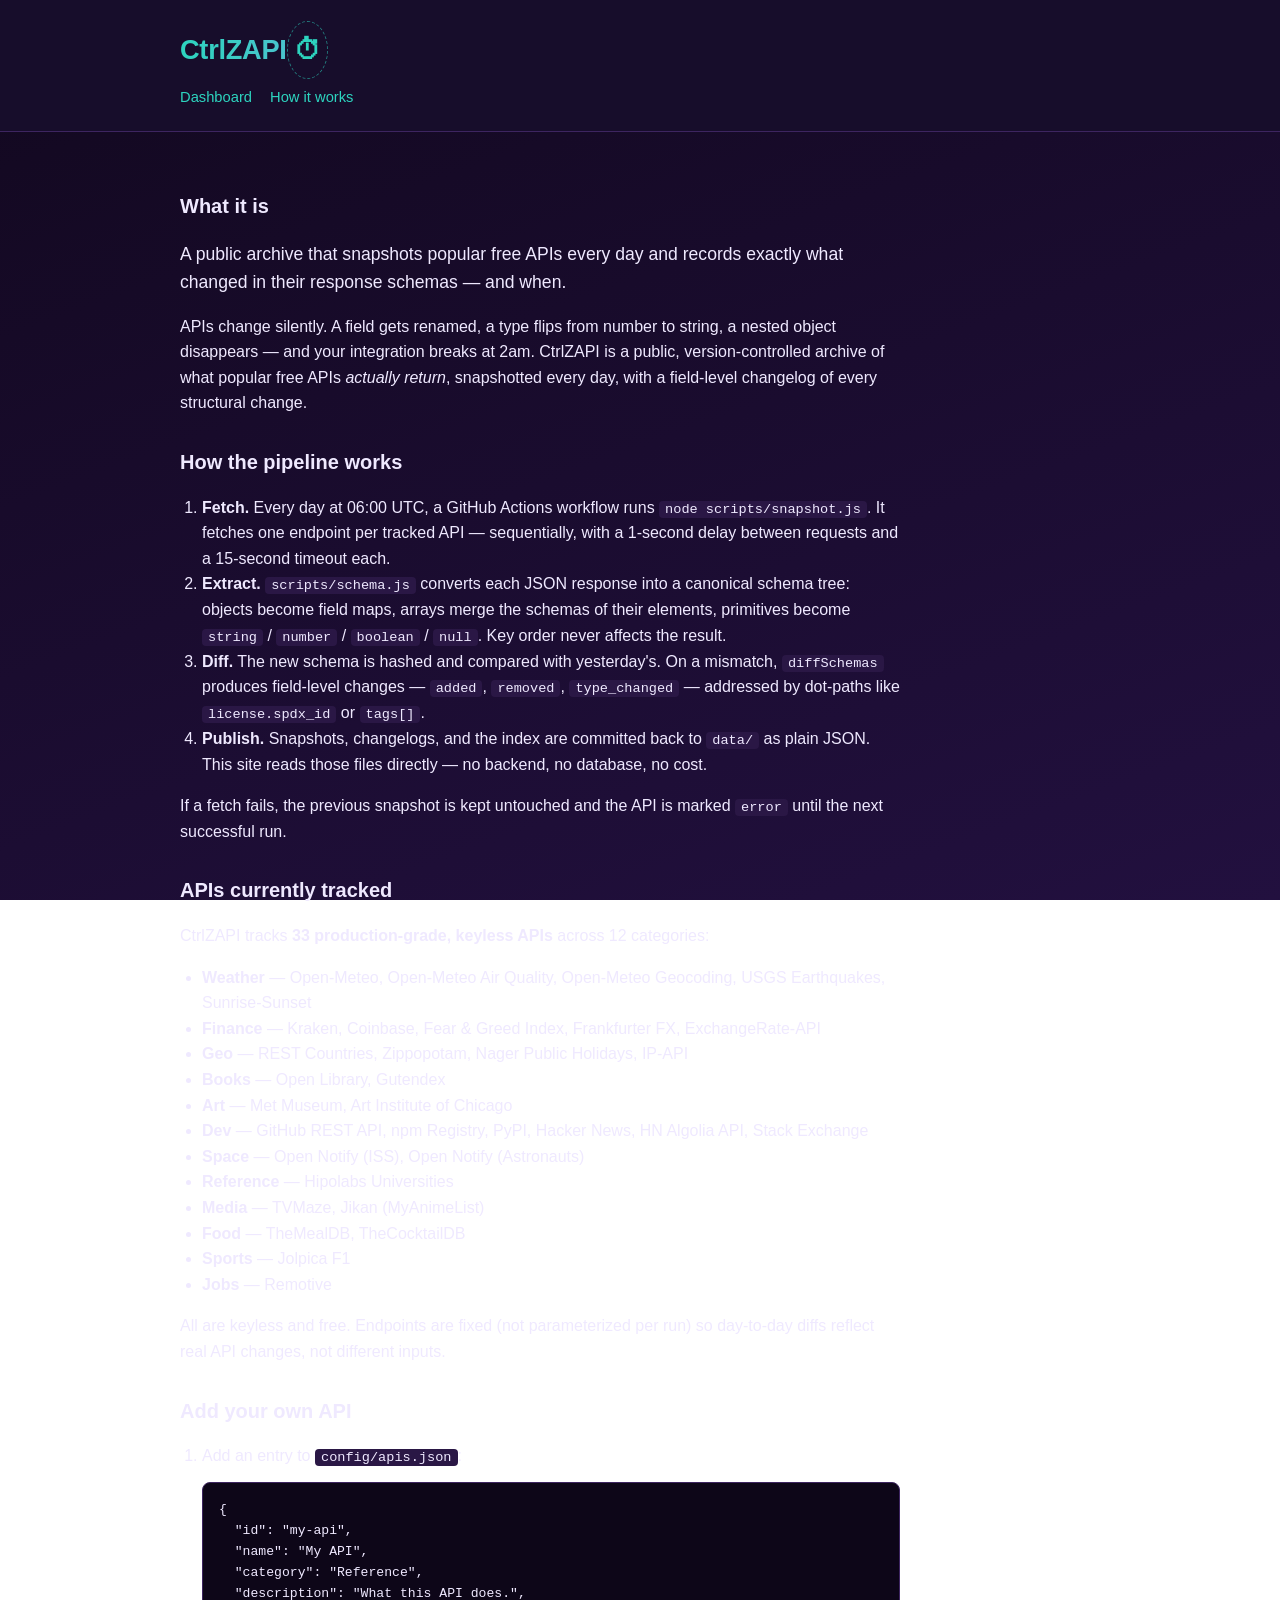
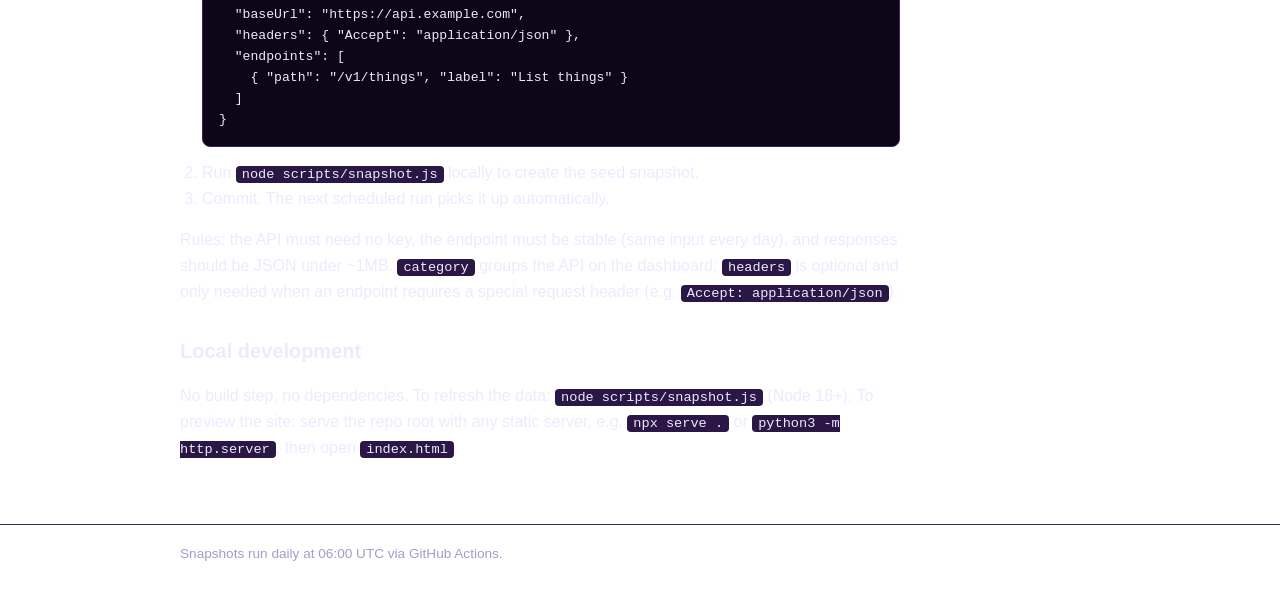
<file: about.html>
<!DOCTYPE html>
<html lang="en">
<head>
<meta charset="utf-8">
<meta name="viewport" content="width=device-width, initial-scale=1">
<title>How it works — CtrlZAPI</title>
<link rel="stylesheet" href="assets/style.css?v=3">
</head>
<body>
<header class="site-header">
  <div class="wrap">
    <h1>CtrlZAPI <span class="tick">⏱</span></h1>
    <nav><a href="index.html">Dashboard</a><a href="about.html">How it works</a></nav>
  </div>
</header>

<main class="wrap">
  <div class="prose">
    <h2>What it is</h2>
    <p class="lead">A public archive that snapshots popular free APIs every day and records exactly what changed in their response schemas — and when.</p>
    <p>APIs change silently. A field gets renamed, a type flips from number to string, a nested object disappears — and your integration breaks at 2am. CtrlZAPI is a public, version-controlled archive of what popular free APIs <em>actually return</em>, snapshotted every day, with a field-level changelog of every structural change.</p>

    <h2>How the pipeline works</h2>
    <ol>
      <li><strong>Fetch.</strong> Every day at 06:00 UTC, a GitHub Actions workflow runs <code>node scripts/snapshot.js</code>. It fetches one endpoint per tracked API — sequentially, with a 1-second delay between requests and a 15-second timeout each.</li>
      <li><strong>Extract.</strong> <code>scripts/schema.js</code> converts each JSON response into a canonical schema tree: objects become field maps, arrays merge the schemas of their elements, primitives become <code>string</code> / <code>number</code> / <code>boolean</code> / <code>null</code>. Key order never affects the result.</li>
      <li><strong>Diff.</strong> The new schema is hashed and compared with yesterday's. On a mismatch, <code>diffSchemas</code> produces field-level changes — <code>added</code>, <code>removed</code>, <code>type_changed</code> — addressed by dot-paths like <code>license.spdx_id</code> or <code>tags[]</code>.</li>
      <li><strong>Publish.</strong> Snapshots, changelogs, and the index are committed back to <code>data/</code> as plain JSON. This site reads those files directly — no backend, no database, no cost.</li>
    </ol>
    <p>If a fetch fails, the previous snapshot is kept untouched and the API is marked <code>error</code> until the next successful run.</p>

    <h2>APIs currently tracked</h2>
    <p>CtrlZAPI tracks <strong>33 production-grade, keyless APIs</strong> across 12 categories:</p>
    <ul>
      <li><strong>Weather</strong> — Open-Meteo, Open-Meteo Air Quality, Open-Meteo Geocoding, USGS Earthquakes, Sunrise-Sunset</li>
      <li><strong>Finance</strong> — Kraken, Coinbase, Fear &amp; Greed Index, Frankfurter FX, ExchangeRate-API</li>
      <li><strong>Geo</strong> — REST Countries, Zippopotam, Nager Public Holidays, IP-API</li>
      <li><strong>Books</strong> — Open Library, Gutendex</li>
      <li><strong>Art</strong> — Met Museum, Art Institute of Chicago</li>
      <li><strong>Dev</strong> — GitHub REST API, npm Registry, PyPI, Hacker News, HN Algolia API, Stack Exchange</li>
      <li><strong>Space</strong> — Open Notify (ISS), Open Notify (Astronauts)</li>
      <li><strong>Reference</strong> — Hipolabs Universities</li>
      <li><strong>Media</strong> — TVMaze, Jikan (MyAnimeList)</li>
      <li><strong>Food</strong> — TheMealDB, TheCocktailDB</li>
      <li><strong>Sports</strong> — Jolpica F1</li>
      <li><strong>Jobs</strong> — Remotive</li>
    </ul>
    <p>All are keyless and free. Endpoints are fixed (not parameterized per run) so day-to-day diffs reflect real API changes, not different inputs.</p>

    <h2>Add your own API</h2>
    <ol>
      <li>Add an entry to <code>config/apis.json</code>:
        <pre>{
  "id": "my-api",
  "name": "My API",
  "category": "Reference",
  "description": "What this API does.",
  "baseUrl": "https://api.example.com",
  "headers": { "Accept": "application/json" },
  "endpoints": [
    { "path": "/v1/things", "label": "List things" }
  ]
}</pre>
      </li>
      <li>Run <code>node scripts/snapshot.js</code> locally to create the seed snapshot.</li>
      <li>Commit. The next scheduled run picks it up automatically.</li>
    </ol>
    <p>Rules: the API must need no key, the endpoint must be stable (same input every day), and responses should be JSON under ~1MB. <code>category</code> groups the API on the dashboard; <code>headers</code> is optional and only needed when an endpoint requires a special request header (e.g. <code>Accept: application/json</code>).</p>

    <h2>Local development</h2>
    <p>No build step, no dependencies. To refresh the data: <code>node scripts/snapshot.js</code> (Node 18+). To preview the site: serve the repo root with any static server, e.g. <code>npx serve .</code> or <code>python3 -m http.server</code>, then open <code>index.html</code>.</p>
  </div>
</main>

<footer>
  <div class="wrap">Snapshots run daily at 06:00 UTC via GitHub Actions.</div>
</footer>
</body>
</html>
</file>
<file: assets/style.css>
/* CtrlZAPI — "REWIND" theme: deep purple-black temporal dark. */

:root {
  --bg: #12081f;
  --bg2: #22103f;
  --surface: #1d1133;
  --surface-2: #241543;
  --text: #efe9ff;
  --muted: #a79bc7;
  --border: #3d2560;
  --accent: #2dd4bf;
  --accent-2: #a78bfa;
  --on-accent: #0b0714;
  --green: #34d399;
  --red: #f87171;
  --amber: #fbbf24;
  --cta: linear-gradient(135deg, #2dd4bf, #a78bfa);
  --mono: "IBM Plex Mono", "SFMono-Regular", Consolas, monospace;
}

/* signature keyframes — transform/opacity only (+ the shimmer sweep) */
@keyframes rewind-shimmer {
  from { background-position: 0% center; }
  to { background-position: 100% center; }
}
@keyframes rewind-spin-ccw {
  to { transform: rotate(-360deg); }
}
@keyframes glow-pulse {
  0%, 100% { opacity: 0.28; }
  50% { opacity: 0.65; }
}

* { box-sizing: border-box; }

body {
  margin: 0;
  font-family: -apple-system, BlinkMacSystemFont, "Segoe UI", Inter, sans-serif;
  background: linear-gradient(160deg, #12081f 0%, #22103f 100%);
  background-attachment: fixed;
  min-height: 100vh;
  color: var(--text);
  line-height: 1.6;
}

::selection { background: rgba(45, 212, 191, 0.35); color: #efe9ff; }

.wrap { max-width: 960px; margin: 0 auto; padding: 0 20px; }

/* header */
.site-header {
  background: #170d2b;
  border-bottom: 1px solid var(--border);
  padding: 28px 0 22px;
}
.site-header h1,
.api-head h1 {
  margin: 0 0 6px;
  font-size: 1.7rem;
  letter-spacing: -0.01em;
  background-image: linear-gradient(90deg, #2dd4bf 0%, #a78bfa 25%, #2dd4bf 50%, #a78bfa 75%, #2dd4bf 100%);
  background-size: 200% auto;
  -webkit-background-clip: text;
  background-clip: text;
  color: transparent;
  -webkit-text-fill-color: transparent;
  animation: rewind-shimmer 6s linear infinite;
}
.api-head h1 { margin: 0 0 4px; font-size: 1.6rem; }
.site-header h1 .tick {
  color: #2dd4bf;
  -webkit-text-fill-color: #2dd4bf;
  position: relative;
  display: inline-block;
}
.site-header h1 .tick::after {
  content: "";
  position: absolute;
  inset: -7px;
  border: 1.5px dashed rgba(45, 212, 191, 0.55);
  border-radius: 50%;
  animation: rewind-spin-ccw 24s linear infinite;
  pointer-events: none;
}
.tagline-sub {
  color: var(--muted);
  font-size: 0.95rem;
  margin-top: -8px;
}
.tagline { margin: 0; color: var(--muted); max-width: 640px; }
nav { margin-top: 14px; font-size: 0.92rem; }
nav a { color: var(--accent); text-decoration: none; margin-right: 18px; }
nav a:hover { text-decoration: underline; color: #5eead4; }

/* dashboard */
.grid {
  display: grid;
  grid-template-columns: repeat(auto-fill, minmax(280px, 1fr));
  gap: 16px;
  padding: 28px 0 40px;
}
.card {
  background: var(--surface);
  border: 1px solid var(--border);
  border-radius: 10px;
  padding: 18px;
  text-decoration: none;
  color: inherit;
  display: flex;
  flex-direction: column;
  gap: 8px;
}
a.card:hover {
  border-color: var(--accent);
  box-shadow: 0 0 24px rgba(45, 212, 191, 0.16);
}
.card-top { display: flex; align-items: center; gap: 10px; }
.card h2 { margin: 0; font-size: 1.08rem; }
.dot { width: 10px; height: 10px; border-radius: 50%; flex: none; }
.dot.ok { background: var(--green); box-shadow: 0 0 8px rgba(52, 211, 153, 0.7); }
.dot.error { background: var(--red); box-shadow: 0 0 8px rgba(248, 113, 113, 0.7); }
.card p { margin: 0; color: var(--muted); font-size: 0.9rem; flex: 1; }
.card-meta {
  display: flex;
  justify-content: space-between;
  font-size: 0.82rem;
  color: var(--muted);
  border-top: 1px solid var(--border);
  padding-top: 10px;
}
.card-meta strong { color: var(--text); font-weight: 600; }
.mono { font-family: var(--mono); font-size: 0.85em; }
.updated { padding: 18px 0 0; color: var(--muted); font-size: 0.85rem; }

/* detail page */
.api-head { padding: 28px 0 8px; }
.api-head p { margin: 0; color: var(--muted); }
.api-stats { display: flex; gap: 24px; margin: 14px 0 4px; font-size: 0.9rem; color: var(--muted); }
.api-stats strong { color: var(--accent); }

.timeline { padding: 10px 0 40px; }
.day { margin-bottom: 26px; }
.day > h3 {
  font-family: var(--mono);
  font-size: 0.95rem;
  color: var(--muted);
  border-bottom: 1px solid var(--border);
  padding-bottom: 6px;
}
.change {
  position: relative;
  background: var(--surface);
  border: 1px solid var(--border);
  border-left: 4px solid var(--muted);
  border-radius: 6px;
  padding: 10px 14px;
  margin: 10px 0;
  font-size: 0.92rem;
}
.change::before {
  content: "";
  position: absolute;
  inset: 0;
  border-radius: inherit;
  background: radial-gradient(120% 90% at 0% 50%, rgba(45, 212, 191, 0.14), rgba(167, 139, 250, 0.10) 45%, transparent 70%);
  opacity: 0.28;
  animation: glow-pulse 4.5s ease-in-out infinite;
  pointer-events: none;
}
.change.added { border-left-color: var(--green); }
.change.removed { border-left-color: var(--red); }
.change.type_changed { border-left-color: var(--amber); }
.change .op {
  display: inline-block;
  font-family: var(--mono);
  font-size: 0.75rem;
  text-transform: uppercase;
  letter-spacing: 0.04em;
  padding: 1px 8px;
  border-radius: 4px;
  margin-right: 10px;
  color: #0b0714;
  font-weight: 700;
}
.change.added .op { background: var(--green); }
.change.removed .op { background: var(--red); color: #fff; }
.change.type_changed .op { background: var(--amber); }
.change .path { font-family: var(--mono); font-weight: 600; color: var(--text); }
.change .detail { color: var(--muted); font-size: 0.85rem; }
.change .endpoint { display: block; font-family: var(--mono); font-size: 0.78rem; color: var(--muted); margin-bottom: 4px; }
.empty {
  background: var(--surface);
  border: 1px dashed var(--border);
  border-radius: 8px;
  padding: 24px;
  color: var(--muted);
  text-align: center;
  margin: 20px 0 40px;
}

/* schema tree */
.schema-box {
  background: var(--surface);
  border: 1px solid var(--border);
  border-radius: 8px;
  margin: 8px 0 40px;
}
.schema-box summary {
  cursor: pointer;
  padding: 12px 16px;
  font-weight: 600;
  font-size: 0.95rem;
}
.schema-tree {
  font-family: var(--mono);
  font-size: 0.82rem;
  padding: 4px 16px 16px;
  overflow-x: auto;
  white-space: pre;
  color: var(--text);
}
.schema-tree .t-string { color: #5eead4; }
.schema-tree .t-number { color: #fbbf24; }
.schema-tree .t-boolean { color: #a78bfa; }
.schema-tree .t-null { color: var(--muted); }
.schema-tree .t-object, .schema-tree .t-array { color: var(--accent); }

/* about */
.prose { padding: 28px 0 48px; max-width: 720px; }
.prose h2 { margin-top: 30px; font-size: 1.25rem; }
.prose code {
  font-family: var(--mono);
  font-size: 0.85em;
  background: #2a1745;
  color: #efe9ff;
  padding: 1px 6px;
  border-radius: 4px;
}
.prose pre {
  font-family: var(--mono);
  font-size: 0.82rem;
  background: #0d0618;
  color: #efe9ff;
  border: 1px solid var(--border);
  padding: 16px;
  border-radius: 8px;
  overflow-x: auto;
}
.prose ol, .prose ul { padding-left: 22px; }
.prose a { color: var(--accent); }

footer {
  border-top: 1px solid var(--border);
  padding: 18px 0 30px;
  color: var(--muted);
  font-size: 0.85rem;
}

.chips { display: flex; flex-wrap: wrap; gap: 8px; margin: 4px 0 18px; }
.chip { border: 1px solid var(--border); background: var(--surface); color: var(--text);
  border-radius: 999px; padding: 6px 14px; font-size: 0.85rem; cursor: pointer; }
.chip:hover { border-color: var(--accent); color: var(--accent); }
.chip.active {
  background: linear-gradient(135deg, #2dd4bf, #a78bfa);
  border-color: transparent;
  color: #0b0714;
  font-weight: 700;
}
.card-cat { font-size: 0.75rem; text-transform: uppercase; letter-spacing: 0.06em;
  color: var(--muted); margin: -4px 0 8px; }
.lead { font-size: 1.1rem; font-weight: 500; }

@media (prefers-reduced-motion: reduce) {
  * { animation: none !important; transition: none !important; }
}
</file>
